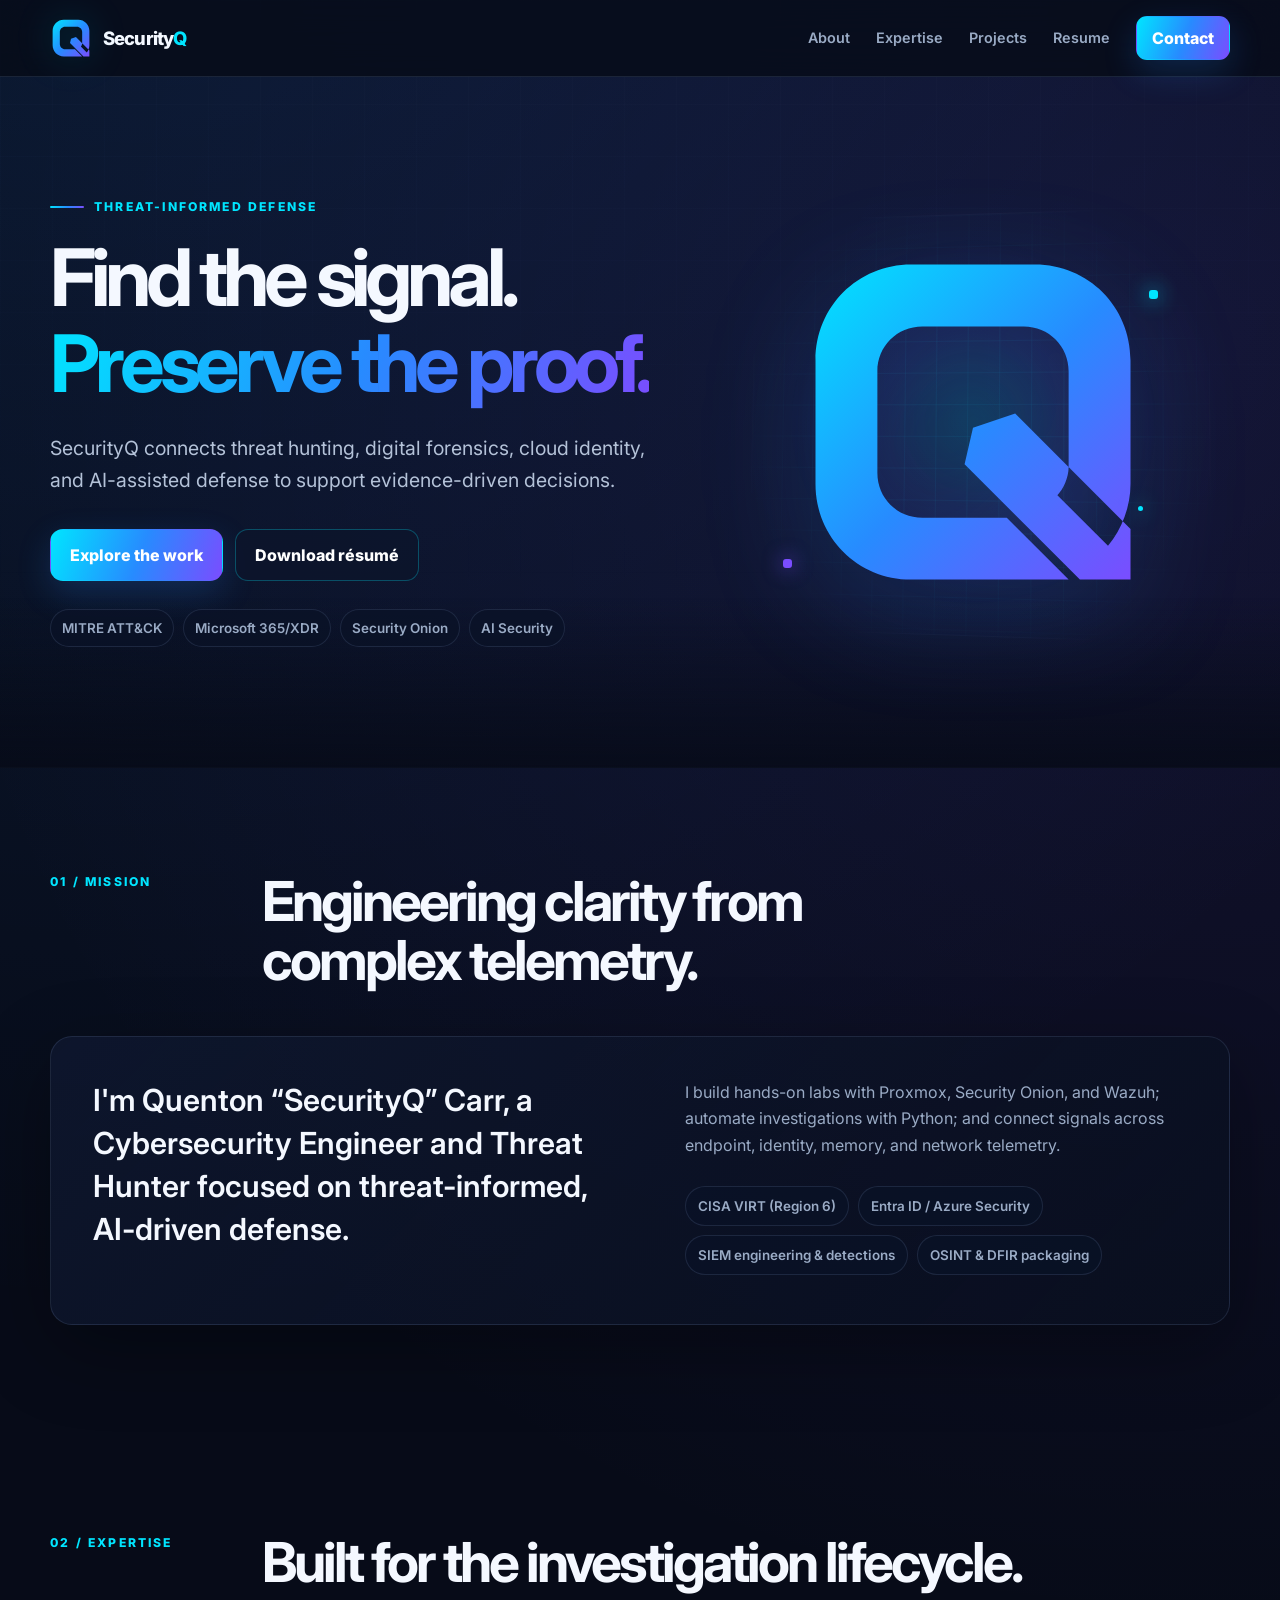
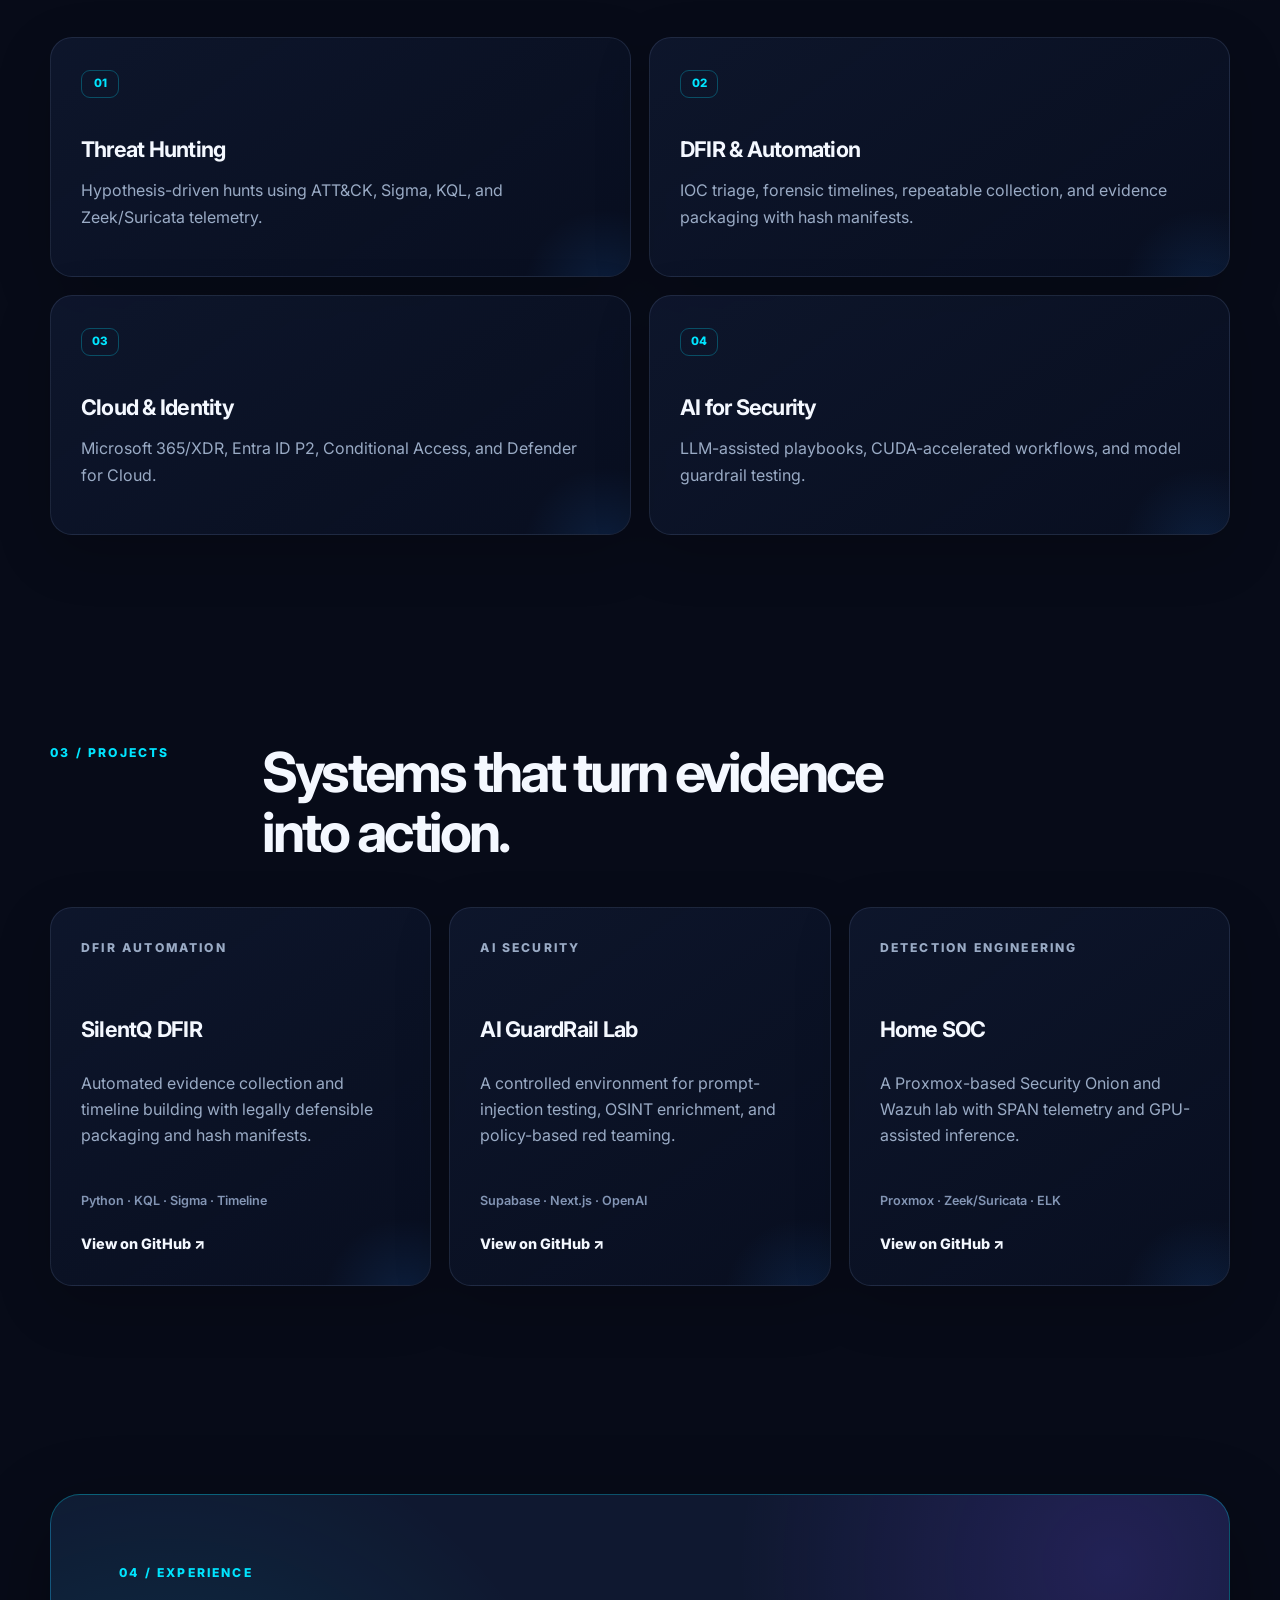
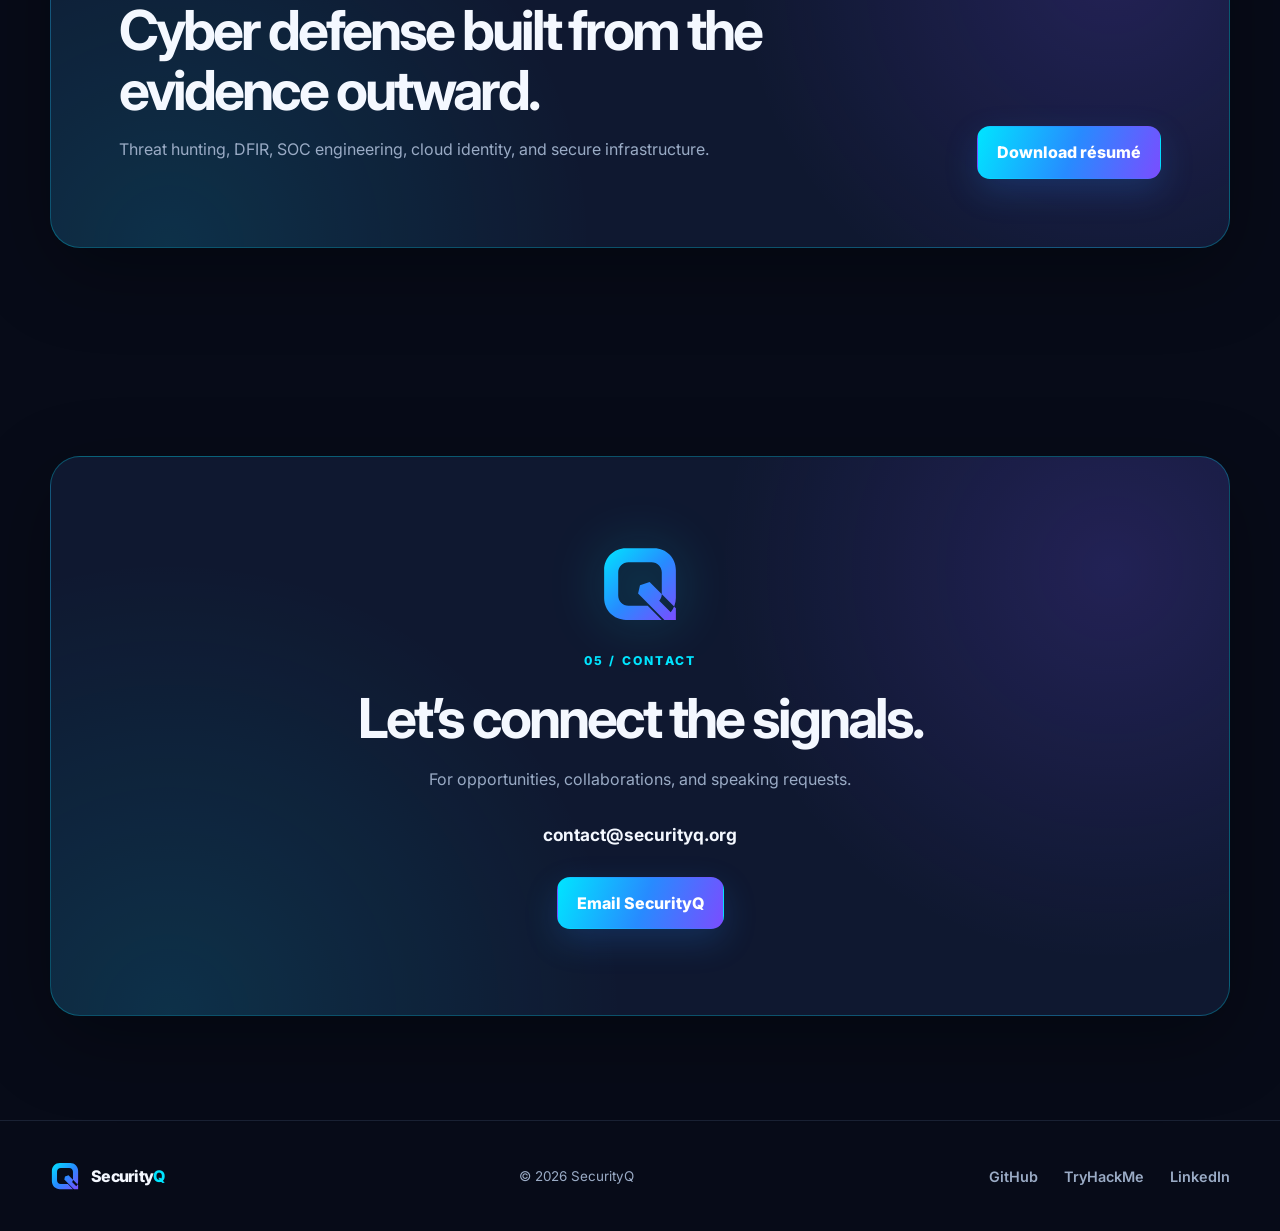
<file: index.html>
<!doctype html>
<html lang="en">
<head>
  <meta charset="utf-8">
  <meta name="viewport" content="width=device-width, initial-scale=1">
  <title>SecurityQ | Threat Hunting, DFIR &amp; AI-Powered Defense</title>
  <meta name="description" content="SecurityQ is Quenton Carr's threat-hunting and DFIR portfolio, focused on evidence-driven investigations, AI-assisted defense, cloud identity, and secure lab engineering.">
  <link rel="canonical" href="https://www.securityq.org/">
  <meta name="theme-color" content="#070b18">

  <meta property="og:title" content="SecurityQ | Threat Hunting, DFIR &amp; AI-Powered Defense">
  <meta property="og:description" content="Find the signal. Preserve the proof. Threat hunting, DFIR, cloud identity, and AI-assisted defense.">
  <meta property="og:type" content="website">
  <meta property="og:url" content="https://www.securityq.org/">
  <meta property="og:image" content="https://www.securityq.org/assets/social-card.png">
  <meta property="og:image:width" content="1200">
  <meta property="og:image:height" content="630">
  <meta property="og:image:alt" content="SecurityQ — Threat Hunting, DFIR, and AI-Powered Defense">
  <meta name="twitter:card" content="summary_large_image">
  <meta name="twitter:title" content="SecurityQ | Threat Hunting, DFIR &amp; AI-Powered Defense">
  <meta name="twitter:description" content="Find the signal. Preserve the proof. Threat hunting, DFIR, cloud identity, and AI-assisted defense.">
  <meta name="twitter:image" content="https://www.securityq.org/assets/social-card.png">

  <link rel="icon" type="image/svg+xml" href="assets/favicon.svg">
  <link rel="alternate icon" type="image/png" href="assets/favicon.png">
  <link rel="preconnect" href="https://fonts.googleapis.com">
  <link rel="preconnect" href="https://fonts.gstatic.com" crossorigin>
  <link href="https://fonts.googleapis.com/css2?family=Inter:wght@400;500;600;700;800&amp;display=swap" rel="stylesheet">
  <link rel="stylesheet" href="styles.css">

  <script type="application/ld+json">
  {
    "@context": "https://schema.org",
    "@type": "Person",
    "name": "Quenton Carr",
    "alternateName": "SecurityQ",
    "jobTitle": "Cybersecurity Engineer and Threat Hunter",
    "url": "https://www.securityq.org",
    "sameAs": [
      "https://github.com/githubscrtq",
      "https://www.linkedin.com/in/securityq",
      "https://tryhackme.com/p/SecurityQ"
    ]
  }
  </script>
</head>
<body>
  <a class="skip-link" href="#main">Skip to content</a>

  <header class="site-header">
    <div class="container header-inner">
      <a href="#hero" class="brand" aria-label="SecurityQ home">
        <img src="assets/brand-mark.svg" alt="" class="brand-icon" width="42" height="42">
        <span class="brand-name">Security<span>Q</span></span>
      </a>
      <nav class="site-nav" aria-label="Primary navigation">
        <a href="#about">About</a>
        <a href="#skills">Expertise</a>
        <a href="#projects">Projects</a>
        <a href="#resume">Resume</a>
        <a href="#contact" class="btn btn-compact">Contact</a>
      </nav>
    </div>
  </header>

  <main id="main" tabindex="-1">
    <section id="hero" class="hero" aria-labelledby="hero-title">
      <div class="hero-grid container">
        <div class="hero-copy">
          <p class="eyebrow"><span></span> Threat-informed defense</p>
          <h1 id="hero-title">Find the signal.<br><span class="gradient-text">Preserve the proof.</span></h1>
          <p class="lead">SecurityQ connects threat hunting, digital forensics, cloud identity, and AI-assisted defense to support evidence-driven decisions.</p>
          <div class="cta-row">
            <a class="btn" href="#projects">Explore the work</a>
            <a class="btn btn-ghost" href="resume.pdf" download>Download résumé</a>
          </div>
          <ul class="badges" aria-label="Focus areas">
            <li>MITRE ATT&amp;CK</li>
            <li>Microsoft 365/XDR</li>
            <li>Security Onion</li>
            <li>AI Security</li>
          </ul>
        </div>
        <div class="hero-visual" aria-hidden="true">
          <div class="signal-grid"></div>
          <div class="mark-glow"></div>
          <img src="assets/brand-mark.svg" alt="" width="360" height="360">
          <div class="telemetry telemetry-one"></div>
          <div class="telemetry telemetry-two"></div>
          <div class="telemetry telemetry-three"></div>
        </div>
      </div>
    </section>

    <section id="about" class="section container" aria-labelledby="about-title">
      <div class="section-heading">
        <p class="section-label">01 / Mission</p>
        <h2 id="about-title">Engineering clarity from complex telemetry.</h2>
      </div>
      <div class="about-grid">
        <p class="about-intro">I'm Quenton “SecurityQ” Carr, a Cybersecurity Engineer and Threat Hunter focused on threat-informed, AI-driven defense.</p>
        <div>
          <p>I build hands-on labs with Proxmox, Security Onion, and Wazuh; automate investigations with Python; and connect signals across endpoint, identity, memory, and network telemetry.</p>
          <ul class="pill-list">
            <li>CISA VIRT (Region 6)</li>
            <li>Entra ID / Azure Security</li>
            <li>SIEM engineering &amp; detections</li>
            <li>OSINT &amp; DFIR packaging</li>
          </ul>
        </div>
      </div>
    </section>

    <section id="skills" class="section container" aria-labelledby="skills-title">
      <div class="section-heading">
        <p class="section-label">02 / Expertise</p>
        <h2 id="skills-title">Built for the investigation lifecycle.</h2>
      </div>
      <div class="grid expertise-grid">
        <article class="card skill" aria-labelledby="skill-hunt">
          <span class="card-index">01</span>
          <h3 id="skill-hunt">Threat Hunting</h3>
          <p>Hypothesis-driven hunts using ATT&amp;CK, Sigma, KQL, and Zeek/Suricata telemetry.</p>
        </article>
        <article class="card skill" aria-labelledby="skill-dfir">
          <span class="card-index">02</span>
          <h3 id="skill-dfir">DFIR &amp; Automation</h3>
          <p>IOC triage, forensic timelines, repeatable collection, and evidence packaging with hash manifests.</p>
        </article>
        <article class="card skill" aria-labelledby="skill-cloud">
          <span class="card-index">03</span>
          <h3 id="skill-cloud">Cloud &amp; Identity</h3>
          <p>Microsoft 365/XDR, Entra ID P2, Conditional Access, and Defender for Cloud.</p>
        </article>
        <article class="card skill" aria-labelledby="skill-aiml">
          <span class="card-index">04</span>
          <h3 id="skill-aiml">AI for Security</h3>
          <p>LLM-assisted playbooks, CUDA-accelerated workflows, and model guardrail testing.</p>
        </article>
      </div>
    </section>

    <section id="projects" class="section container" aria-labelledby="projects-title">
      <div class="section-heading">
        <p class="section-label">03 / Projects</p>
        <h2 id="projects-title">Systems that turn evidence into action.</h2>
      </div>
      <div class="grid projects-grid">
        <article class="card project-card" aria-labelledby="proj-silentq">
          <p class="project-type">DFIR Automation</p>
          <h3 id="proj-silentq">SilentQ DFIR</h3>
          <p>Automated evidence collection and timeline building with legally defensible packaging and hash manifests.</p>
          <p class="meta">Python · KQL · Sigma · Timeline</p>
          <a class="text-link" href="https://github.com/githubscrtq" target="_blank" rel="noopener noreferrer">View on GitHub <span aria-hidden="true">↗</span></a>
        </article>
        <article class="card project-card" aria-labelledby="proj-guardrail">
          <p class="project-type">AI Security</p>
          <h3 id="proj-guardrail">AI GuardRail Lab</h3>
          <p>A controlled environment for prompt-injection testing, OSINT enrichment, and policy-based red teaming.</p>
          <p class="meta">Supabase · Next.js · OpenAI</p>
          <a class="text-link" href="https://github.com/githubscrtq" target="_blank" rel="noopener noreferrer">View on GitHub <span aria-hidden="true">↗</span></a>
        </article>
        <article class="card project-card" aria-labelledby="proj-homesoc">
          <p class="project-type">Detection Engineering</p>
          <h3 id="proj-homesoc">Home SOC</h3>
          <p>A Proxmox-based Security Onion and Wazuh lab with SPAN telemetry and GPU-assisted inference.</p>
          <p class="meta">Proxmox · Zeek/Suricata · ELK</p>
          <a class="text-link" href="https://github.com/githubscrtq" target="_blank" rel="noopener noreferrer">View on GitHub <span aria-hidden="true">↗</span></a>
        </article>
      </div>
    </section>

    <section id="resume" class="section container" aria-labelledby="resume-title">
      <div class="resume-panel">
        <div>
          <p class="section-label">04 / Experience</p>
          <h2 id="resume-title">Cyber defense built from the evidence outward.</h2>
          <p>Threat hunting, DFIR, SOC engineering, cloud identity, and secure infrastructure.</p>
        </div>
        <a class="btn" href="resume.pdf" download>Download résumé</a>
      </div>
    </section>

    <section id="contact" class="section container" aria-labelledby="contact-title">
      <div class="contact-panel">
        <img src="assets/brand-mark.svg" alt="" width="82" height="82">
        <p class="section-label">05 / Contact</p>
        <h2 id="contact-title">Let’s connect the signals.</h2>
        <p>For opportunities, collaborations, and speaking requests.</p>
        <p class="email-line"><span id="email"><noscript>contact [at] securityq [dot] org</noscript></span></p>
        <a id="emailLink" href="#" class="btn">Email SecurityQ</a>
      </div>
    </section>
  </main>

  <footer class="site-footer">
    <div class="container footer-inner">
      <a href="#hero" class="brand brand-footer" aria-label="SecurityQ home">
        <img src="assets/brand-mark.svg" alt="" width="30" height="30">
        <span class="brand-name">Security<span>Q</span></span>
      </a>
      <p>© <span id="year"></span> SecurityQ</p>
      <nav class="footer-links" aria-label="Social links">
        <a href="https://github.com/githubscrtq" target="_blank" rel="noopener noreferrer">GitHub</a>
        <a href="https://tryhackme.com/p/SecurityQ" target="_blank" rel="noopener noreferrer">TryHackMe</a>
        <a href="https://www.linkedin.com/in/securityq" target="_blank" rel="noopener noreferrer">LinkedIn</a>
      </nav>
    </div>
  </footer>

  <script src="script.js"></script>
</body>
</html>
</file>
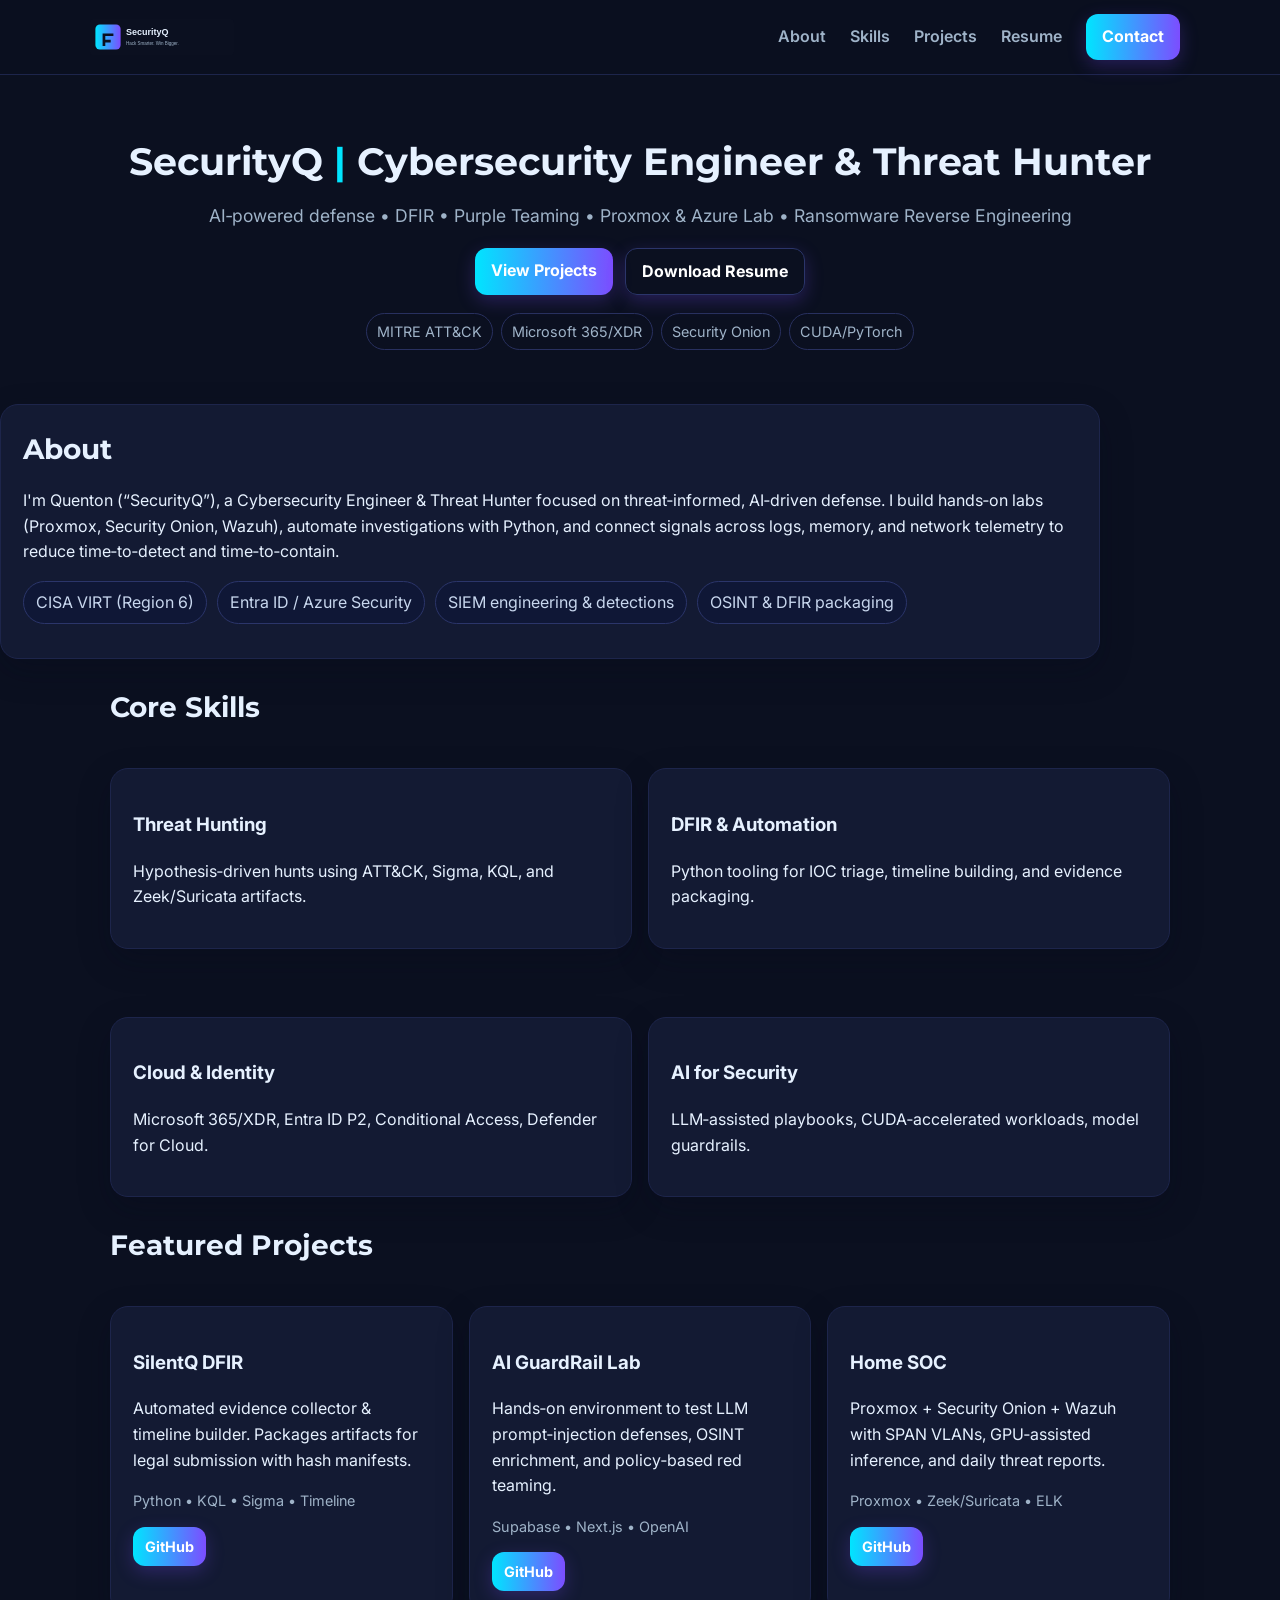
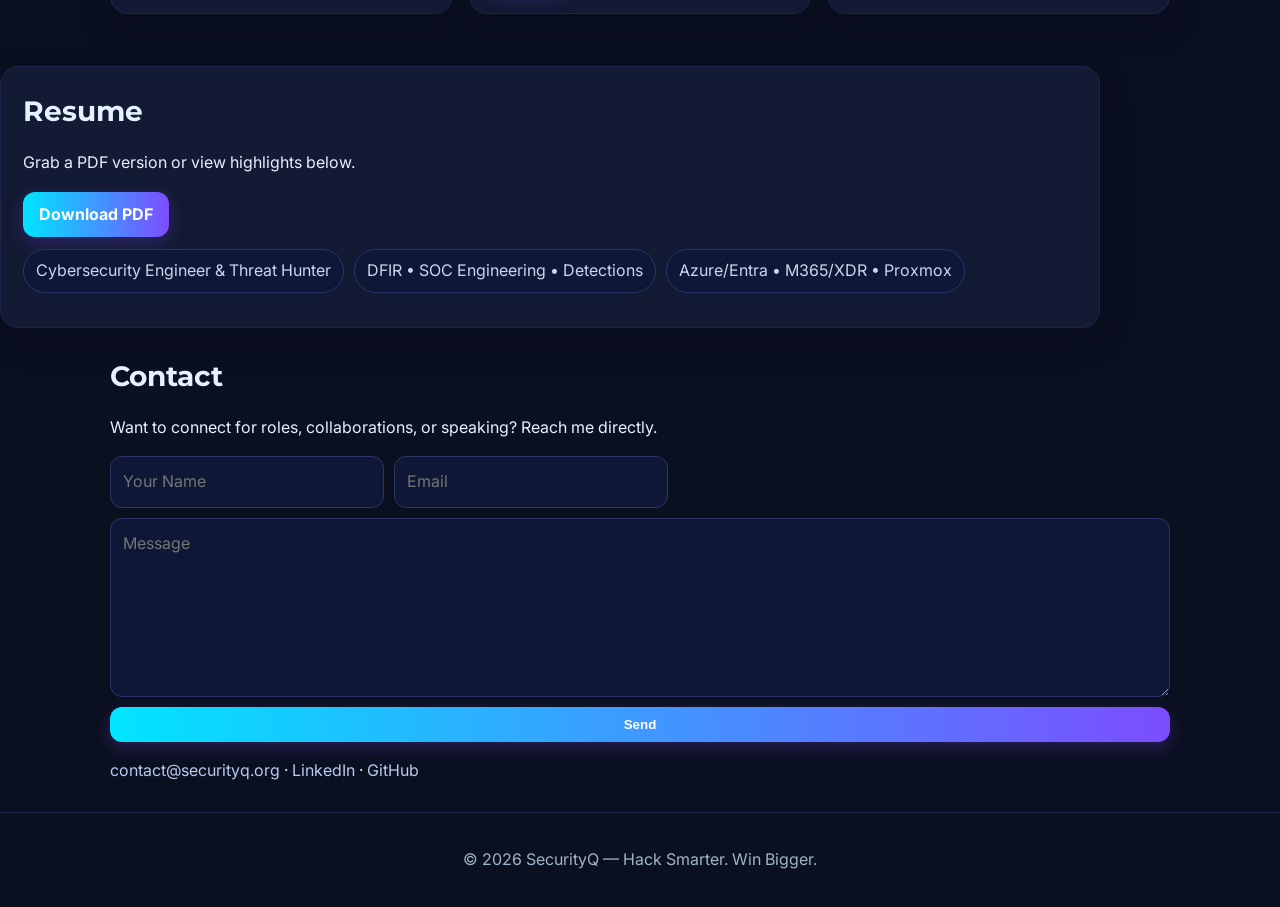
<file: SecurityQ-Portfolio/index.html>
<!doctype html>
<html lang="en">
<head>
  <meta charset="utf-8">
  <meta name="viewport" content="width=device-width, initial-scale=1">
  <title>SecurityQ | Cybersecurity Engineer & Threat Hunter</title>
  <meta name="description" content="SecurityQ (Quenton Carr) — Cybersecurity Engineer & Threat Hunter. DFIR, Threat Hunting, AI-powered defense, purple teaming, and secure lab builds.">
  <meta property="og:title" content="SecurityQ | Cybersecurity Engineer & Threat Hunter">
  <meta property="og:description" content="AI-powered defense, DFIR, Threat Hunting, Purple Teaming, Azure & Proxmox lab.">
  <meta property="og:type" content="website">
  <meta property="og:image" content="assets/logo.svg">
  <link rel="icon" type="image/png" href="assets/favicon.png">
  <link rel="preconnect" href="https://fonts.googleapis.com">
  <link rel="preconnect" href="https://fonts.gstatic.com" crossorigin>
  <link href="https://fonts.googleapis.com/css2?family=Inter:wght@300;400;600;800&family=Montserrat:wght@700;800&display=swap" rel="stylesheet">
  <link rel="stylesheet" href="styles.css">
  <script type="application/ld+json">
  {
    "@context":"https://schema.org",
    "@type":"Person",
    "name":"Quenton Carr",
    "alternateName":"SecurityQ",
    "jobTitle":"Cybersecurity Engineer & Threat Hunter",
    "url":"https://securityq.org",
    "sameAs":[
      "https://github.com/SecurityQ",
      "https://www.linkedin.com/in/securityq"
    ]
  }
  </script>
</head>
<body>
<header class="site-header">
  <div class="container header-inner">
    <img src="assets/logo.svg" alt="SecurityQ logo" class="logo">
    <nav>
      <a href="#about">About</a>
      <a href="#skills">Skills</a>
      <a href="#projects">Projects</a>
      <a href="#resume">Resume</a>
      <a href="#contact" class="btn">Contact</a>
    </nav>
  </div>
</header>

<section class="hero container">
  <h1>SecurityQ <span class="accent">|</span> Cybersecurity Engineer & Threat Hunter</h1>
  <p class="lead">AI‑powered defense • DFIR • Purple Teaming • Proxmox & Azure Lab • Ransomware Reverse Engineering</p>
  <div class="cta-row">
    <a class="btn" href="#projects">View Projects</a>
    <a class="btn ghost" href="#resume">Download Resume</a>
  </div>
  <div class="badges">
    <span>MITRE ATT&amp;CK</span>
    <span>Microsoft 365/XDR</span>
    <span>Security Onion</span>
    <span>CUDA/PyTorch</span>
  </div>
</section>

<section id="about" class="container card">
  <h2>About</h2>
  <p>I'm Quenton (“SecurityQ”), a Cybersecurity Engineer & Threat Hunter focused on threat‑informed, AI‑driven defense. I build hands‑on labs (Proxmox, Security Onion, Wazuh), automate investigations with Python, and connect signals across logs, memory, and network telemetry to reduce time‑to‑detect and time‑to‑contain.</p>
  <ul class="pill-list">
    <li>CISA VIRT (Region 6)</li>
    <li>Entra ID / Azure Security</li>
    <li>SIEM engineering & detections</li>
    <li>OSINT & DFIR packaging</li>
  </ul>
</section>

<section id="skills" class="container">
  <h2>Core Skills</h2>
  <div class="grid">
    <div class="skill card"><h3>Threat Hunting</h3><p>Hypothesis‑driven hunts using ATT&amp;CK, Sigma, KQL, and Zeek/Suricata artifacts.</p></div>
    <div class="skill card"><h3>DFIR &amp; Automation</h3><p>Python tooling for IOC triage, timeline building, and evidence packaging.</p></div>
    <div class="skill card"><h3>Cloud &amp; Identity</h3><p>Microsoft 365/XDR, Entra ID P2, Conditional Access, Defender for Cloud.</p></div>
    <div class="skill card"><h3>AI for Security</h3><p>LLM‑assisted playbooks, CUDA‑accelerated workloads, model guardrails.</p></div>
  </div>
</section>

<section id="projects" class="container">
  <h2>Featured Projects</h2>
  <div class="grid projects">
    <article class="card">
      <h3>SilentQ DFIR</h3>
      <p>Automated evidence collector & timeline builder. Packages artifacts for legal submission with hash manifests.</p>
      <p class="meta">Python • KQL • Sigma • Timeline</p>
      <a class="btn small" href="https://github.com/SecurityQ" target="_blank" rel="noopener">GitHub</a>
    </article>
    <article class="card">
      <h3>AI GuardRail Lab</h3>
      <p>Hands‑on environment to test LLM prompt‑injection defenses, OSINT enrichment, and policy‑based red teaming.</p>
      <p class="meta">Supabase • Next.js • OpenAI</p>
      <a class="btn small" href="https://github.com/SecurityQ" target="_blank" rel="noopener">GitHub</a>
    </article>
    <article class="card">
      <h3>Home SOC</h3>
      <p>Proxmox + Security Onion + Wazuh with SPAN VLANs, GPU‑assisted inference, and daily threat reports.</p>
      <p class="meta">Proxmox • Zeek/Suricata • ELK</p>
      <a class="btn small" href="https://github.com/SecurityQ" target="_blank" rel="noopener">GitHub</a>
    </article>
  </div>
</section>

<section id="resume" class="container card">
  <h2>Resume</h2>
  <p>Grab a PDF version or view highlights below.</p>
  <a class="btn" href="resume.pdf" download>Download PDF</a>
  <ul class="pill-list">
    <li>Cybersecurity Engineer &amp; Threat Hunter</li>
    <li>DFIR • SOC Engineering • Detections</li>
    <li>Azure/Entra • M365/XDR • Proxmox</li>
  </ul>
</section>

<section id="contact" class="container">
  <h2>Contact</h2>
  <p>Want to connect for roles, collaborations, or speaking? Reach me directly.</p>
  <form name="contact" method="POST" data-netlify="true">
    <input type="hidden" name="form-name" value="contact">
    <div class="form-row">
      <input required name="name" placeholder="Your Name">
      <input required type="email" name="email" placeholder="Email">
    </div>
    <textarea required name="message" rows="6" placeholder="Message"></textarea>
    <button class="btn" type="submit">Send</button>
  </form>
  <p class="contact-links">
    <a href="mailto:contact@securityq.org">contact@securityq.org</a> · 
    <a href="https://www.linkedin.com/in/securityq" target="_blank" rel="noopener">LinkedIn</a> · 
    <a href="https://github.com/SecurityQ" target="_blank" rel="noopener">GitHub</a>
  </p>
</section>

<footer class="site-footer">
  <div class="container">
    <p>© <span id="year"></span> SecurityQ — Hack Smarter. Win Bigger.</p>
  </div>
</footer>

<script src="script.js"></script>
</body>
</html>
</file>
<file: styles.css>
:root {
  --bg: #070b18;
  --bg-elevated: #0b1124;
  --panel: rgba(15, 24, 48, 0.72);
  --panel-strong: #0f1830;
  --line: rgba(142, 168, 216, 0.15);
  --line-bright: rgba(0, 229, 255, 0.28);
  --muted: #9aabc5;
  --text: #f4f8ff;
  --cyan: #00e5ff;
  --blue: #278bff;
  --violet: #7a4dff;
  --gradient: linear-gradient(110deg, var(--cyan), var(--blue) 52%, var(--violet));
  --shadow: 0 24px 80px rgba(0, 0, 0, 0.32);
  --radius: 22px;
}

* {
  box-sizing: border-box;
}

html {
  scroll-behavior: smooth;
  scroll-padding-top: 88px;
}

body {
  margin: 0;
  overflow-x: hidden;
  background:
    radial-gradient(circle at 12% -8%, rgba(39, 139, 255, 0.14), transparent 34%),
    radial-gradient(circle at 92% 8%, rgba(122, 77, 255, 0.11), transparent 30%),
    var(--bg);
  color: var(--text);
  font-family: Inter, "Segoe UI", Arial, sans-serif;
  font-size: 16px;
  line-height: 1.65;
  -webkit-font-smoothing: antialiased;
}

body::before {
  position: fixed;
  inset: 0;
  z-index: -1;
  background-image:
    linear-gradient(rgba(142, 168, 216, 0.025) 1px, transparent 1px),
    linear-gradient(90deg, rgba(142, 168, 216, 0.025) 1px, transparent 1px);
  background-size: 52px 52px;
  content: "";
  mask-image: linear-gradient(to bottom, black, transparent 70%);
}

a {
  color: inherit;
}

img {
  display: block;
  max-width: 100%;
}

.container {
  width: min(1180px, calc(100% - 40px));
  margin-inline: auto;
}

.skip-link {
  position: fixed;
  top: 12px;
  left: 12px;
  z-index: 100;
  padding: 10px 14px;
  transform: translateY(-160%);
  border-radius: 10px;
  background: var(--text);
  color: var(--bg);
  font-weight: 800;
  text-decoration: none;
}

.skip-link:focus {
  transform: translateY(0);
}

:focus-visible {
  outline: 3px solid var(--cyan);
  outline-offset: 4px;
}

.site-header {
  position: sticky;
  top: 0;
  z-index: 20;
  border-bottom: 1px solid var(--line);
  background: rgba(7, 11, 24, 0.82);
  backdrop-filter: blur(18px);
}

.header-inner,
.footer-inner {
  display: flex;
  align-items: center;
  justify-content: space-between;
  gap: 28px;
}

.header-inner {
  min-height: 76px;
}

.brand {
  display: inline-flex;
  align-items: center;
  gap: 11px;
  color: var(--text);
  text-decoration: none;
}

.brand-icon {
  width: 42px;
  height: 42px;
  filter: drop-shadow(0 0 18px rgba(0, 229, 255, 0.18));
}

.brand-name {
  font-size: 1.16rem;
  font-weight: 800;
  letter-spacing: -0.045em;
}

.brand-name span {
  color: var(--cyan);
}

.site-nav,
.footer-links {
  display: flex;
  align-items: center;
  gap: 26px;
}

.site-nav > a:not(.btn),
.footer-links a {
  color: var(--muted);
  font-size: 0.9rem;
  font-weight: 600;
  text-decoration: none;
  transition: color 160ms ease;
}

.site-nav > a:hover,
.footer-links a:hover,
.text-link:hover {
  color: var(--cyan);
}

.btn {
  display: inline-flex;
  align-items: center;
  justify-content: center;
  min-height: 48px;
  padding: 12px 19px;
  border: 1px solid transparent;
  border-radius: 13px;
  background: var(--gradient);
  box-shadow: 0 12px 34px rgba(39, 139, 255, 0.2);
  color: #fff;
  font-weight: 800;
  text-decoration: none;
  transition: transform 160ms ease, box-shadow 160ms ease;
}

.btn:hover {
  transform: translateY(-2px);
  box-shadow: 0 18px 42px rgba(39, 139, 255, 0.28);
}

.btn-compact {
  min-height: 40px;
  padding: 8px 15px;
  border-radius: 11px;
}

.btn-ghost {
  border-color: var(--line-bright);
  background: rgba(13, 22, 44, 0.72);
  box-shadow: none;
}

.hero {
  position: relative;
  isolation: isolate;
  min-height: 690px;
  border-bottom: 1px solid var(--line);
}

.hero::after {
  position: absolute;
  right: 0;
  bottom: -1px;
  left: 0;
  height: 170px;
  z-index: -1;
  background: linear-gradient(to bottom, transparent, rgba(7, 11, 24, 0.86));
  content: "";
}

.hero-grid {
  display: grid;
  grid-template-columns: minmax(0, 1.08fr) minmax(360px, 0.92fr);
  align-items: center;
  gap: 64px;
  min-height: 690px;
  padding-block: 90px;
}

.hero-copy {
  position: relative;
  z-index: 2;
}

.eyebrow,
.section-label,
.project-type {
  margin: 0 0 18px;
  color: var(--cyan);
  font-size: 0.76rem;
  font-weight: 800;
  letter-spacing: 0.18em;
  text-transform: uppercase;
}

.eyebrow {
  display: flex;
  align-items: center;
  gap: 10px;
}

.eyebrow span {
  width: 34px;
  height: 2px;
  border-radius: 999px;
  background: var(--gradient);
}

h1,
h2,
h3,
p {
  text-wrap: pretty;
}

h1,
h2,
h3 {
  line-height: 1.08;
}

h1 {
  max-width: 780px;
  margin: 0;
  font-size: clamp(3.35rem, 6.2vw, 5.75rem);
  letter-spacing: -0.065em;
}

.gradient-text {
  background: var(--gradient);
  background-clip: text;
  color: transparent;
  -webkit-background-clip: text;
}

.lead {
  max-width: 680px;
  margin: 26px 0 0;
  color: #b4c2d8;
  font-size: clamp(1.05rem, 2vw, 1.22rem);
}

.cta-row {
  display: flex;
  flex-wrap: wrap;
  gap: 12px;
  margin-top: 32px;
}

.badges,
.pill-list {
  display: flex;
  flex-wrap: wrap;
  gap: 9px;
  margin: 28px 0 0;
  padding: 0;
  list-style: none;
}

.badges li,
.pill-list li {
  border: 1px solid var(--line);
  border-radius: 999px;
  background: rgba(11, 19, 39, 0.72);
  color: var(--muted);
  font-size: 0.84rem;
  font-weight: 600;
}

.badges li {
  padding: 7px 11px;
}

.pill-list li {
  padding: 8px 12px;
}

.hero-visual {
  position: relative;
  display: grid;
  min-height: 470px;
  place-items: center;
}

.hero-visual > img {
  position: relative;
  z-index: 3;
  width: min(82%, 360px);
  filter: drop-shadow(0 28px 55px rgba(39, 139, 255, 0.22));
  animation: hover-mark 7s ease-in-out infinite;
}

.mark-glow {
  position: absolute;
  width: 66%;
  aspect-ratio: 1;
  border-radius: 50%;
  background: radial-gradient(circle, rgba(0, 229, 255, 0.18), rgba(122, 77, 255, 0.08) 44%, transparent 72%);
  filter: blur(14px);
}

.signal-grid {
  position: absolute;
  inset: 5%;
  border: 1px solid var(--line);
  border-radius: 44px;
  background:
    linear-gradient(rgba(0, 229, 255, 0.05) 1px, transparent 1px),
    linear-gradient(90deg, rgba(0, 229, 255, 0.05) 1px, transparent 1px);
  background-size: 32px 32px;
  box-shadow: inset 0 0 80px rgba(39, 139, 255, 0.07), var(--shadow);
  transform: perspective(900px) rotateY(-8deg) rotateX(3deg);
  mask-image: radial-gradient(circle, black 35%, transparent 78%);
}

.telemetry {
  position: absolute;
  z-index: 4;
  width: 9px;
  height: 9px;
  border-radius: 3px;
  background: var(--cyan);
  box-shadow: 0 0 20px var(--cyan);
}

.telemetry-one { top: 22%; right: 14%; }
.telemetry-two { bottom: 19%; left: 13%; background: var(--violet); box-shadow: 0 0 20px var(--violet); }
.telemetry-three { right: 17%; bottom: 31%; width: 5px; height: 5px; }

.section {
  padding-block: 104px;
}

.section-heading {
  display: grid;
  grid-template-columns: 180px minmax(0, 760px);
  gap: 32px;
  margin-bottom: 45px;
}

.section-heading h2,
.resume-panel h2,
.contact-panel h2 {
  margin: 0;
  font-size: clamp(2.15rem, 4.3vw, 3.7rem);
  letter-spacing: -0.055em;
}

.about-grid {
  display: grid;
  grid-template-columns: 1fr 1fr;
  gap: clamp(36px, 7vw, 92px);
  padding: 42px;
  border: 1px solid var(--line);
  border-radius: var(--radius);
  background: linear-gradient(135deg, rgba(15, 24, 48, 0.8), rgba(9, 15, 31, 0.68));
  box-shadow: var(--shadow);
}

.about-grid p {
  margin-top: 0;
  color: var(--muted);
}

.about-grid .about-intro {
  color: var(--text);
  font-size: clamp(1.35rem, 2.5vw, 1.9rem);
  font-weight: 600;
  line-height: 1.42;
}

.grid {
  display: grid;
  gap: 18px;
}

.expertise-grid {
  grid-template-columns: repeat(2, 1fr);
}

.projects-grid {
  grid-template-columns: repeat(3, 1fr);
}

.card {
  position: relative;
  overflow: hidden;
  min-height: 240px;
  padding: 30px;
  border: 1px solid var(--line);
  border-radius: var(--radius);
  background: linear-gradient(145deg, rgba(15, 24, 48, 0.82), rgba(10, 17, 35, 0.72));
  box-shadow: 0 18px 56px rgba(0, 0, 0, 0.2);
  transition: transform 180ms ease, border-color 180ms ease;
}

.card::after {
  position: absolute;
  inset: auto -60px -100px auto;
  width: 170px;
  height: 170px;
  border-radius: 50%;
  background: radial-gradient(circle, rgba(39, 139, 255, 0.13), transparent 68%);
  content: "";
}

.card:hover {
  transform: translateY(-5px);
  border-color: var(--line-bright);
}

.card-index {
  display: inline-flex;
  align-items: center;
  justify-content: center;
  width: 38px;
  height: 28px;
  margin-bottom: 40px;
  border: 1px solid var(--line-bright);
  border-radius: 9px;
  color: var(--cyan);
  font-size: 0.72rem;
  font-weight: 800;
}

.card h3 {
  margin: 0 0 12px;
  font-size: 1.35rem;
  letter-spacing: -0.035em;
}

.card p {
  color: var(--muted);
}

.project-card {
  display: flex;
  flex-direction: column;
  min-height: 365px;
}

.project-type {
  margin-bottom: 60px;
}

.project-card .meta {
  margin: auto 0 20px;
  padding-top: 26px;
  color: #8395b4;
  font-size: 0.79rem;
  font-weight: 600;
}

.text-link {
  position: relative;
  z-index: 1;
  align-self: flex-start;
  color: var(--text);
  font-size: 0.9rem;
  font-weight: 800;
  text-decoration: none;
}

.resume-panel,
.contact-panel {
  position: relative;
  overflow: hidden;
  border: 1px solid var(--line-bright);
  border-radius: 30px;
  background:
    radial-gradient(circle at 90% 20%, rgba(122, 77, 255, 0.18), transparent 34%),
    radial-gradient(circle at 10% 100%, rgba(0, 229, 255, 0.12), transparent 38%),
    var(--panel-strong);
  box-shadow: var(--shadow);
}

.resume-panel {
  display: flex;
  align-items: end;
  justify-content: space-between;
  gap: 42px;
  padding: clamp(34px, 6vw, 68px);
}

.resume-panel > div {
  max-width: 760px;
}

.resume-panel p:not(.section-label),
.contact-panel > p:not(.section-label, .email-line) {
  color: var(--muted);
}

.contact-panel {
  padding: clamp(42px, 8vw, 86px) 24px;
  text-align: center;
}

.contact-panel > img {
  width: 82px;
  margin: 0 auto 26px;
  filter: drop-shadow(0 0 26px rgba(0, 229, 255, 0.24));
}

.contact-panel h2 {
  margin-bottom: 18px;
}

.email-line {
  margin: 28px 0;
  color: var(--text);
  font-size: 1.08rem;
}

.site-footer {
  border-top: 1px solid var(--line);
}

.footer-inner {
  min-height: 110px;
  color: var(--muted);
  font-size: 0.84rem;
}

.brand-footer .brand-name {
  font-size: 1rem;
}

@keyframes hover-mark {
  0%, 100% { transform: translateY(0) rotate(-1deg); }
  50% { transform: translateY(-12px) rotate(1deg); }
}

@media (max-width: 980px) {
  .hero-grid {
    grid-template-columns: 1fr;
    gap: 16px;
    padding-top: 82px;
    text-align: center;
  }

  .eyebrow,
  .cta-row,
  .badges {
    justify-content: center;
  }

  .lead {
    margin-inline: auto;
  }

  .hero-visual {
    min-height: 390px;
  }

  .projects-grid {
    grid-template-columns: 1fr;
  }

  .project-card {
    min-height: 290px;
  }

  .project-type {
    margin-bottom: 32px;
  }
}

@media (max-width: 760px) {
  .container {
    width: min(100% - 28px, 1180px);
  }

  .site-nav > a:not(.btn) {
    display: none;
  }

  .hero-grid {
    min-height: auto;
    padding-block: 72px 34px;
  }

  .hero-visual {
    min-height: 320px;
  }

  .hero-visual > img {
    width: 230px;
  }

  .section {
    padding-block: 76px;
  }

  .section-heading,
  .about-grid,
  .expertise-grid {
    grid-template-columns: 1fr;
  }

  .section-heading {
    gap: 0;
  }

  .about-grid {
    padding: 28px;
  }

  .resume-panel {
    align-items: flex-start;
    flex-direction: column;
  }

  .footer-inner {
    flex-direction: column;
    gap: 16px;
    padding-block: 28px;
  }
}

@media (max-width: 440px) {
  h1 {
    font-size: 3rem;
  }

  .cta-row .btn {
    width: 100%;
  }

  .site-nav {
    gap: 0;
  }

  .brand-name {
    font-size: 1.02rem;
  }

  .footer-links {
    flex-wrap: wrap;
    justify-content: center;
    gap: 16px;
  }
}

@media (prefers-reduced-motion: reduce) {
  html {
    scroll-behavior: auto;
  }

  *,
  *::before,
  *::after {
    animation-duration: 0.01ms !important;
    animation-iteration-count: 1 !important;
    transition-duration: 0.01ms !important;
  }
}
</file>
<file: SecurityQ-Portfolio/styles.css>
/* SecurityQ Portfolio — simple, modern, dark theme */
:root{
  --bg:#0b1020;
  --panel:#131a33;
  --muted:#9fb3c8;
  --text:#e6f1ff;
  --accent:#7C4DFF;
  --accent2:#00E5FF;
}
*{box-sizing:border-box}
body{margin:0;background:var(--bg);color:var(--text);font-family:Inter,system-ui,Segoe UI,Arial,sans-serif;line-height:1.6}
.container{max-width:1100px;margin:0 auto;padding:0 20px}
.site-header{position:sticky;top:0;background:rgba(11,16,32,.8);backdrop-filter: blur(8px);border-bottom:1px solid #1d254b;z-index:10}
.header-inner{display:flex;align-items:center;justify-content:space-between;padding:14px 0}
.logo{height:36px}
nav a{color:var(--muted);margin:0 10px;text-decoration:none;font-weight:600}
nav a:hover{color:var(--text)}
.btn{background:linear-gradient(90deg,var(--accent2),var(--accent));border:none;color:#fff;padding:10px 16px;border-radius:12px;text-decoration:none;display:inline-block;font-weight:700;box-shadow:0 6px 18px rgba(124,77,255,.25)}
.btn.ghost{background:transparent;border:1px solid #2b356a}
.btn.small{padding:8px 12px;font-size:.9rem}
.hero{padding:64px 0 28px;text-align:center}
.hero h1{font-family:Montserrat,Inter,Arial,sans-serif;font-size:38px;line-height:1.2;margin:0 0 12px}
.accent{color:var(--accent2)}
.lead{color:var(--muted);font-size:1.1rem}
.cta-row{margin-top:16px;display:flex;gap:12px;justify-content:center}
.badges{margin-top:18px;display:flex;flex-wrap:wrap;gap:8px;justify-content:center}
.badges span{border:1px solid #28305f;border-radius:999px;padding:6px 10px;color:var(--muted);font-size:.9rem}
.card{background:var(--panel);border:1px solid #1d254b;border-radius:18px;padding:22px;margin:26px 0;box-shadow:0 12px 32px rgba(5,9,25,.3)}
h2{font-family:Montserrat,Inter,Arial,sans-serif;font-size:28px;margin:0 0 12px}
.grid{display:grid;grid-template-columns:repeat(12,1fr);gap:16px}
.skill{grid-column: span 6}
.projects .card{grid-column: span 4}
.meta{color:var(--muted);font-size:.9rem;margin-top:6px}
.pill-list{list-style:none;padding:0;margin:12px 0;display:flex;flex-wrap:wrap;gap:10px}
.pill-list li{background:#0f1736;border:1px solid #2b356a;color:#c8d7ee;padding:8px 12px;border-radius:999px}
form{display:flex;flex-direction:column;gap:10px}
.form-row{display:flex;gap:10px}
input, textarea{background:#0f1736;border:1px solid #2b356a;color:#e6f1ff;padding:12px;border-radius:12px;font:inherit}
button.btn{cursor:pointer}
.site-footer{border-top:1px solid #1d254b;margin-top:28px}
.site-footer .container{padding:18px 0;text-align:center;color:var(--muted)}
.contact-links a{color:#b9caf0;text-decoration:none}
.contact-links a:hover{text-decoration:underline}
@media (max-width:900px){
  .projects .card{grid-column: span 6}
}
@media (max-width:640px){
  .skill,.projects .card{grid-column: span 12}
  .hero h1{font-size:30px}
  nav{display:none}
}
</file>
